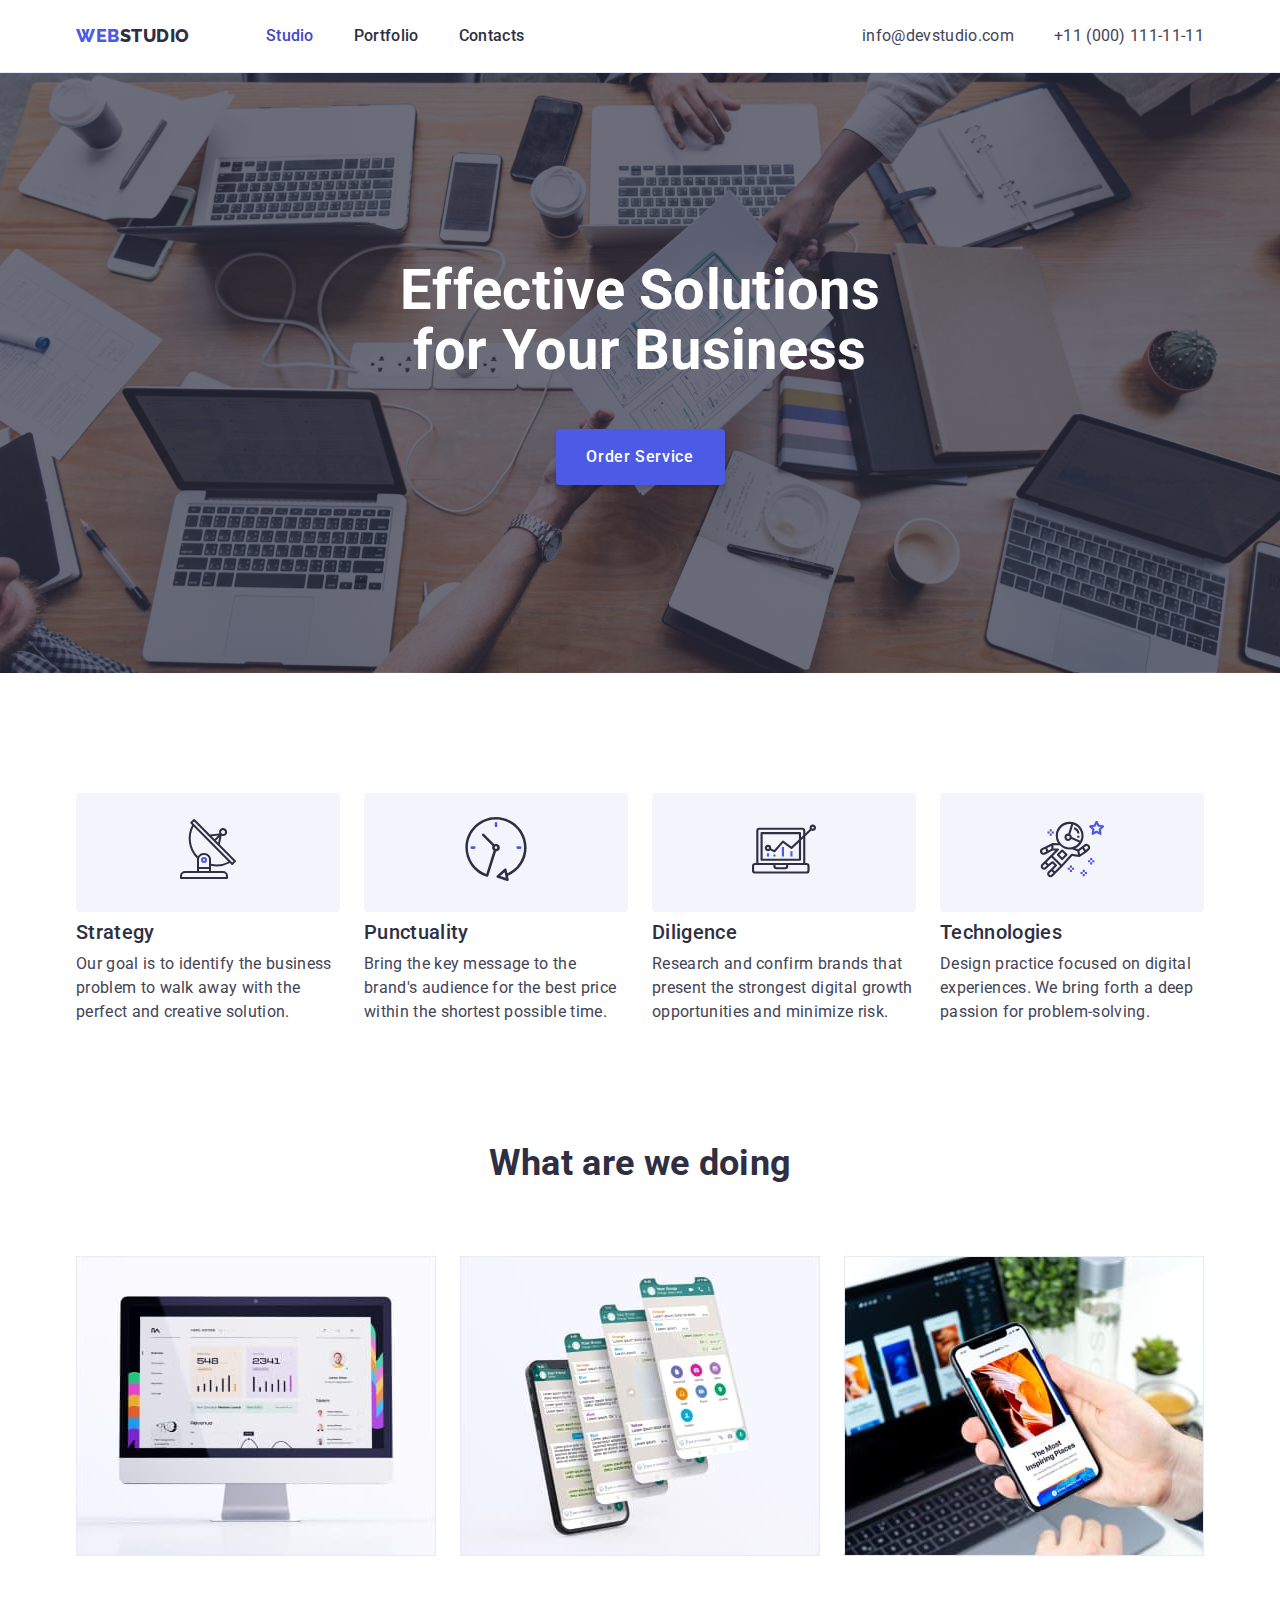
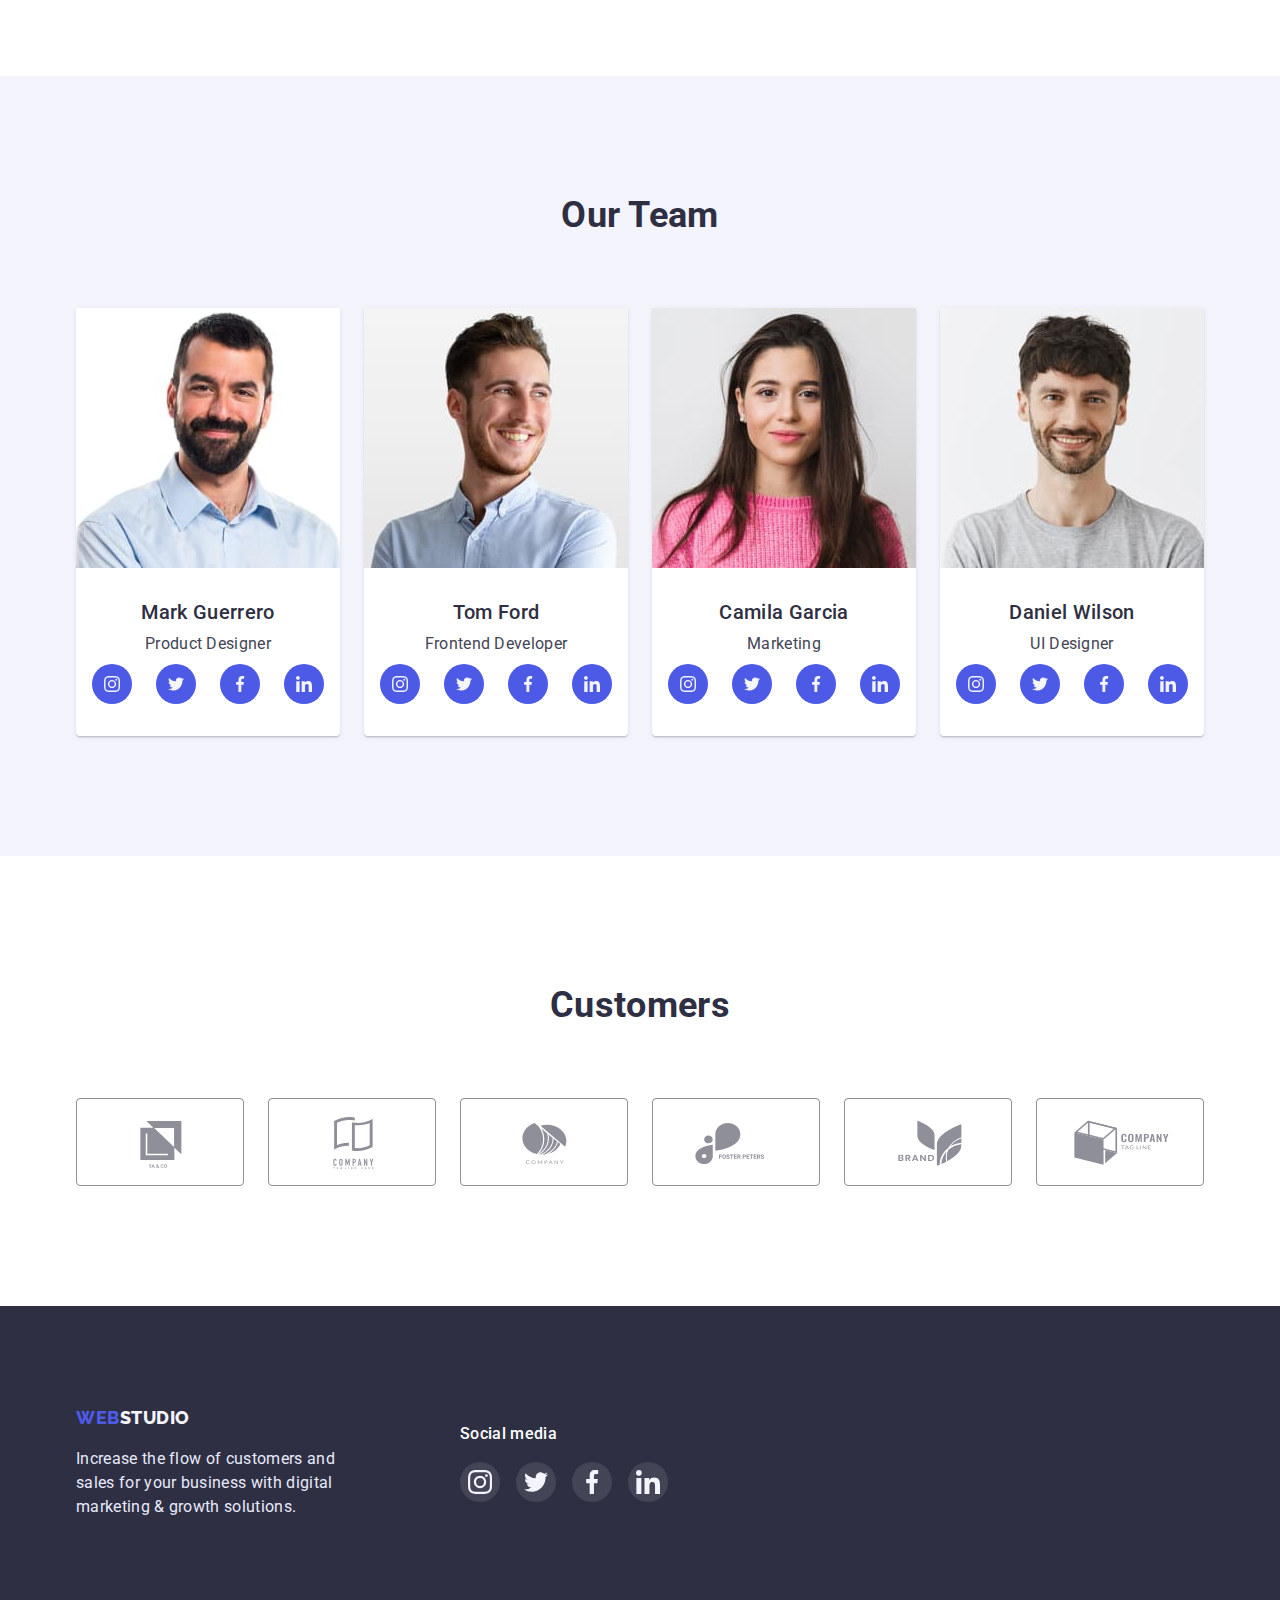
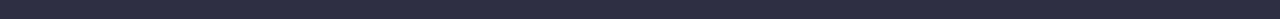
<file: index.html>
<!DOCTYPE html>
<html lang="en">
  <head>
    <meta charset="UTF-8" />
    <meta http-equiv="X-UA-Compatible" content="IE=edge" />
    <meta name="viewport" content="width=device-width, initial-scale=1.0" />
    <title>Document</title>
    <link
      rel="stylesheet"
      href="https://cdn.jsdelivr.net/npm/modern-normalize@1.1.0/modern-normalize.min.css"
    />
    <link rel="preconnect" href="https://fonts.googleapis.com" />
    <link rel="preconnect" href="https://fonts.gstatic.com" crossorigin />
    <link
      href="https://fonts.googleapis.com/css2?family=Raleway:wght@800&family=Roboto:wght@400;500;700;900&display=swap"
      rel="stylesheet"
    />
    <link rel="stylesheet" href="./css/styles.css" />
  </head>
  <body>
    <!-- Header section -->
    <header class="page-header">
      <div class="container header">
        <nav class="page-nav">
          <a class="logo link" href="./index.html"
            >Web<span class="dark-logo">Studio</span></a
          >
          <ul class="list menu">
            <li class="menu-item activity">
              <a class="menu-link link" href="./index.html">Studio</a>
            </li>
            <li class="menu-item">
              <a class="menu-link link" href="./portfolio.html">Portfolio</a>
            </li>
            <li class="menu-item">
              <a class="menu-link link" href="">Contacts</a>
            </li>
          </ul>
        </nav>
        <address>
          <ul class="list contacts">
            <li class="contacts-item">
              <a class="contacts-link link" href="mailto:info@devstudio.com"
                >info@devstudio.com</a
              >
            </li>
            <li class="contacts-item">
              <a class="contacts-link link" href="tel:+110001111111"
                >+11 (000) 111-11-11</a
              >
            </li>
          </ul>
        </address>
      </div>
    </header>
    <main>
      <!-- Hero sectoin -->
      <section class="hero">
        <div class="container">
          <h1 class="hero-title">Effective Solutions for Your Business</h1>
          <button type="button" class="hero-button button">
            Order Service
          </button>
        </div>
      </section>
      <!-- Features section -->
      <section class="section-features">
        <div class="container">
          <h2 class="visually-hidden">Features of Our WebStudio</h2>
          <ul class="list list-features">
            <li class="list-item-feature">
              <div class="icon-feature-background">
                <svg class="icon-feature" width="60" height="64">
                  <use href="./images/icons.svg#icon-antenna"></use>
                </svg>
              </div>
              <h3 class="item-title feature">Strategy</h3>
              <p>
                Our goal is to identify the business problem to walk away with
                the perfect and creative solution.
              </p>
            </li>
            <li class="list-item-feature">
              <div class="icon-feature-background">
                <svg class="icon-feature" width="64" height="64">
                  <use href="./images/icons.svg#icon-clock"></use>
                </svg>
              </div>
              <h3 class="item-title feature">Punctuality</h3>
              <p>
                Bring the key message to the brand's audience for the best price
                within the shortest possible time.
              </p>
            </li>
            <li class="list-item-feature">
              <div class="icon-feature-background">
                <svg class="icon-feature" width="64" height="64">
                  <use href="./images/icons.svg#icon-diagram"></use>
                </svg>
              </div>
              <h3 class="item-title feature">Diligence</h3>
              <p>
                Research and confirm brands that present the strongest digital
                growth opportunities and minimize risk.
              </p>
            </li>
            <li class="list-item-feature">
              <div class="icon-feature-background">
                <svg class="icon-feature" width="64" height="64">
                  <use href="./images/icons.svg#icon-astronaut"></use>
                </svg>
              </div>
              <h3 class="item-title feature">Technologies</h3>
              <p>
                Design practice focused on digital experiences. We bring forth a
                deep passion for problem-solving.
              </p>
            </li>
          </ul>
        </div>
      </section>
      <!-- About us section -->
      <section class="section-info">
        <div class="container">
          <h2 class="section-title">What are we doing</h2>
          <ul class="list list-img">
            <li class="list-item">
              <img
                src="./images/about-us/img1.jpg"
                alt="websites and apps"
                width="360"
                height="300"
              />
            </li>
            <li class="list-item">
              <img
                src="./images/about-us/img2.jpg"
                alt="smartphone apps"
                width="360"
                height="300"
              />
            </li>
            <li class="list-item">
              <img
                src="./images/about-us/img3.jpg"
                alt="adaptations for smartphones"
                width="360"
                height="300"
              />
            </li>
          </ul>
        </div>
      </section>
      <!-- Team section -->
      <section class="section-team">
        <div class="container">
          <h2 class="section-title">Our Team</h2>
          <ul class="list list-team">
            <li class="list-item-team">
              <img
                src="./images/team/mark.jpg"
                alt="photo of Mark"
                width="264"
                height="260"
              />
              <div class="team-wraper">
                <h3 class="item-title">Mark Guerrero</h3>
                <p>Product Designer</p>
                <ul class="list list-social">
                  <li class="item-social">
                    <a class="link link-social" href="">
                      <svg class="icon-social" width="16" height="16">
                        <use href="./images/icons.svg#icon-instagram"></use>
                      </svg>
                    </a>
                  </li>
                  <li class="item-social">
                    <a class="link link-social" href="">
                      <svg class="icon-social" width="16" height="16">
                        <use href="./images/icons.svg#icon-twitter"></use>
                      </svg>
                    </a>
                  </li>
                  <li class="item-social">
                    <a class="link link-social" href="">
                      <svg class="icon-social" width="16" height="16">
                        <use href="./images/icons.svg#icon-facebook"></use>
                      </svg>
                    </a>
                  </li>
                  <li class="item-social">
                    <a class="link link-social" href="">
                      <svg class="icon-social" width="16" height="16">
                        <use href="./images/icons.svg#icon-linkedin"></use>
                      </svg>
                    </a>
                  </li>
                </ul>
              </div>
            </li>
            <li class="list-item-team">
              <img
                src="./images/team/tom.jpg"
                alt="photo of Tom"
                width="264"
                height="260"
              />
              <div class="team-wraper">
                <h3 class="item-title">Tom Ford</h3>
                <p>Frontend Developer</p>
                <ul class="list list-social">
                  <li class="item-social">
                    <a class="link link-social" href="">
                      <svg class="icon-social" width="16" height="16">
                        <use href="./images/icons.svg#icon-instagram"></use>
                      </svg>
                    </a>
                  </li>
                  <li class="item-social">
                    <a class="link link-social" href="">
                      <svg class="icon-social" width="16" height="16">
                        <use href="./images/icons.svg#icon-twitter"></use>
                      </svg>
                    </a>
                  </li>
                  <li class="item-social">
                    <a class="link link-social" href="">
                      <svg class="icon-social" width="16" height="16">
                        <use href="./images/icons.svg#icon-facebook"></use>
                      </svg>
                    </a>
                  </li>
                  <li class="item-social">
                    <a class="link link-social" href="">
                      <svg class="icon-social" width="16" height="16">
                        <use href="./images/icons.svg#icon-linkedin"></use>
                      </svg>
                    </a>
                  </li>
                </ul>
              </div>
            </li>
            <li class="list-item-team">
              <img
                src="./images/team/camila.jpg"
                alt="photo of Camila"
                width="264"
                height="260"
              />
              <div class="team-wraper">
                <h3 class="item-title">Camila Garcia</h3>
                <p>Marketing</p>
                <ul class="list list-social">
                  <li class="item-social">
                    <a class="link link-social" href="">
                      <svg class="icon-social" width="16" height="16">
                        <use href="./images/icons.svg#icon-instagram"></use>
                      </svg>
                    </a>
                  </li>
                  <li class="item-social">
                    <a class="link link-social" href="">
                      <svg class="icon-social" width="16" height="16">
                        <use href="./images/icons.svg#icon-twitter"></use>
                      </svg>
                    </a>
                  </li>
                  <li class="item-social">
                    <a class="link link-social" href="">
                      <svg class="icon-social" width="16" height="16">
                        <use href="./images/icons.svg#icon-facebook"></use>
                      </svg>
                    </a>
                  </li>
                  <li class="item-social">
                    <a class="link link-social" href="">
                      <svg class="icon-social" width="16" height="16">
                        <use href="./images/icons.svg#icon-linkedin"></use>
                      </svg>
                    </a>
                  </li>
                </ul>
              </div>
            </li>
            <li class="list-item-team">
              <img
                src="./images/team/daniel.jpg"
                alt="photo of Daniel"
                width="264"
                height="260"
              />
              <div class="team-wraper">
                <h3 class="item-title">Daniel Wilson</h3>
                <p>UI Designer</p>
                <ul class="list list-social">
                  <li class="item-social">
                    <a class="link link-social" href="">
                      <svg class="icon-social" width="16" height="16">
                        <use href="./images/icons.svg#icon-instagram"></use>
                      </svg>
                    </a>
                  </li>
                  <li class="item-social">
                    <a class="link link-social" href="">
                      <svg class="icon-social" width="16" height="16">
                        <use href="./images/icons.svg#icon-twitter"></use>
                      </svg>
                    </a>
                  </li>
                  <li class="item-social">
                    <a class="link link-social" href="">
                      <svg class="icon-social" width="16" height="16">
                        <use href="./images/icons.svg#icon-facebook"></use>
                      </svg>
                    </a>
                  </li>
                  <li class="item-social">
                    <a class="link link-social" href="">
                      <svg class="icon-social" width="16" height="16">
                        <use href="./images/icons.svg#icon-linkedin"></use>
                      </svg>
                    </a>
                  </li>
                </ul>
              </div>
            </li>
          </ul>
        </div>
      </section>
      <!-- Customers section -->
      <section class="section-customers">
        <div class="container">
          <h2 class="section-title">Customers</h2>
          <ul class="list list-customers">
            <li class="item-customers">
              <a class="link link-customers" href="">
                <svg class="icon-logo" width="104" height="56">
                  <use href="./images/icons.svg#icon-logo-1"></use>
                </svg>
              </a>
            </li>
            <li class="item-customers">
              <a class="link link-customers" href="">
                <svg class="icon-logo" width="104" height="56">
                  <use href="./images/icons.svg#icon-logo-2"></use>
                </svg>
              </a>
            </li>
            <li class="item-customers">
              <a class="link link-customers" href="">
                <svg class="icon-logo" width="104" height="56">
                  <use href="./images/icons.svg#icon-logo-3"></use>
                </svg>
              </a>
            </li>
            <li class="item-customers">
              <a class="link link-customers" href="">
                <svg class="icon-logo" width="104" height="56">
                  <use href="./images/icons.svg#icon-logo-4"></use>
                </svg>
              </a>
            </li>
            <li class="item-customers">
              <a class="link link-customers" href="">
                <svg class="icon-logo" width="104" height="56">
                  <use href="./images/icons.svg#icon-logo-5"></use>
                </svg>
              </a>
            </li>
            <li class="item-customers">
              <a class="link link-customers" href="">
                <svg class="icon-logo" width="104" height="56">
                  <use href="./images/icons.svg#icon-logo-6"></use>
                </svg>
              </a>
            </li>
          </ul>
        </div>
      </section>
    </main>
    <!-- Footer section -->
    <footer class="footer">
      <div class="container container-footer">
        <div class="footer-info">
          <a class="logo link" href="./index.html"
            >Web<span class="light-logo">Studio</span></a
          >
          <p class="footer-text">
            Increase the flow of customers and sales for your business with
            digital marketing & growth solutions.
          </p>
        </div>
        <div class="footer-socials">
          <h4 class="footer-title">Social media</h4>
          <ul class="list list-social-footer">
            <li class="item-social">
              <a class="link link-social-footer" href="">
                <svg class="icon-social" width="24" height="24">
                  <use href="./images/icons.svg#icon-instagram"></use>
                </svg>
              </a>
            </li>
            <li class="item-social">
              <a class="link link-social-footer" href="">
                <svg class="icon-social" width="24" height="24">
                  <use href="./images/icons.svg#icon-twitter"></use>
                </svg>
              </a>
            </li>
            <li class="item-social">
              <a class="link link-social-footer" href="">
                <svg class="icon-social" width="24" height="24">
                  <use href="./images/icons.svg#icon-facebook"></use>
                </svg>
              </a>
            </li>
            <li class="item-social">
              <a class="link link-social-footer" href="">
                <svg class="icon-social" width="24" height="24">
                  <use href="./images/icons.svg#icon-linkedin"></use>
                </svg>
              </a>
            </li>
          </ul>
        </div>
      </div>
    </footer>
  </body>
</html>
</file>
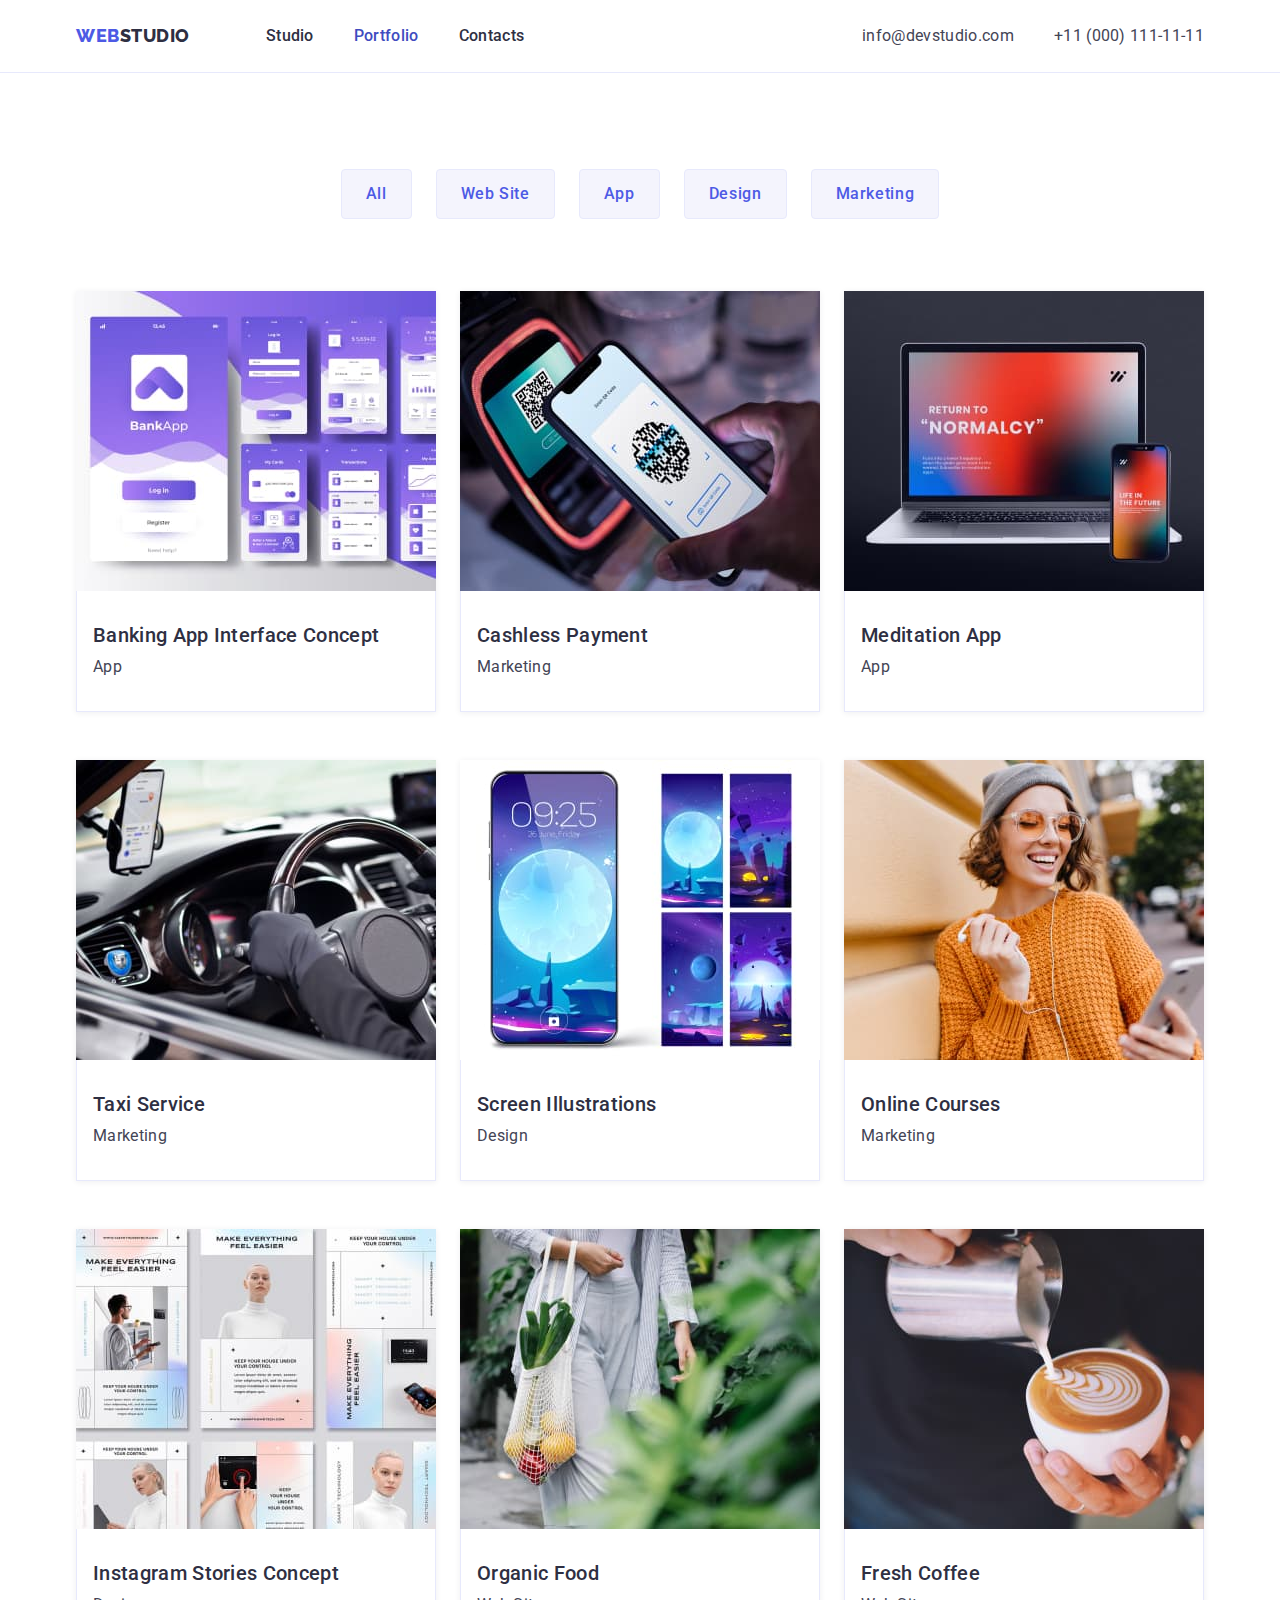
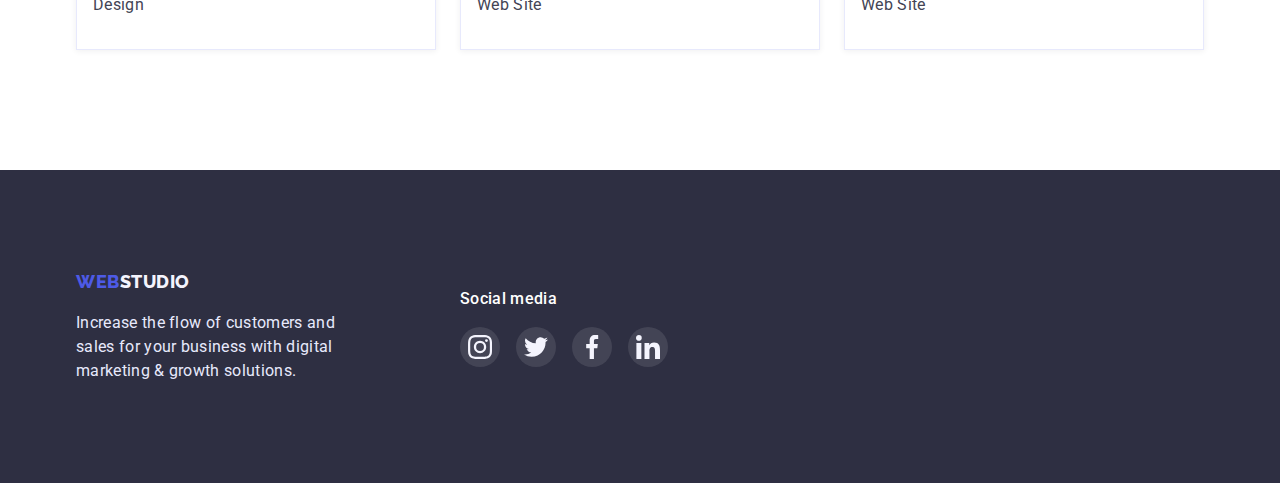
<file: portfolio.html>
<!DOCTYPE html>
<html lang="en">
  <head>
    <meta charset="UTF-8" />
    <meta http-equiv="X-UA-Compatible" content="IE=edge" />
    <meta name="viewport" content="width=device-width, initial-scale=1.0" />
    <title>Document</title>
    <link
      rel="stylesheet"
      href="https://cdn.jsdelivr.net/npm/modern-normalize@1.1.0/modern-normalize.min.css"
    />
    <link rel="preconnect" href="https://fonts.googleapis.com" />
    <link rel="preconnect" href="https://fonts.gstatic.com" crossorigin />
    <link
      href="https://fonts.googleapis.com/css2?family=Raleway:wght@800&family=Roboto:wght@400;500;700;900&display=swap"
      rel="stylesheet"
    />
    <link rel="stylesheet" href="./css/styles.css" />
  </head>
  <body>
    <!-- Header section -->
    <header class="page-header">
      <div class="container header">
        <nav class="page-nav">
          <a class="logo link" href="./index.html"
            >Web<span class="dark-logo">Studio</span></a
          >
          <ul class="list menu">
            <li class="menu-item">
              <a class="menu-link link" href="./index.html">Studio</a>
            </li>
            <li class="menu-item activity">
              <a class="menu-link link" href="./portfolio.html">Portfolio</a>
            </li>
            <li class="menu-item">
              <a class="menu-link link" href="">Contacts</a>
            </li>
          </ul>
        </nav>
        <address>
          <ul class="list contacts">
            <li class="contacts-item">
              <a class="contacts-link link" href="mailto:info@devstudio.com"
                >info@devstudio.com</a
              >
            </li>
            <li class="contacts-item">
              <a class="contacts-link link" href="tel:+110001111111"
                >+11 (000) 111-11-11</a
              >
            </li>
          </ul>
        </address>
      </div>
    </header>
    <main>
      <!-- Portfolio gallery -->
      <section class="portfolio">
        <div class="container">
          <h1 class="visually-hidden">Portfolio</h1>
          <ul class="list list-button">
            <li>
              <button class="button-filter button" type="button">All</button>
            </li>
            <li>
              <button class="button-filter button" type="button">
                Web Site
              </button>
            </li>
            <li>
              <button class="button-filter button" type="button">App</button>
            </li>
            <li>
              <button class="button-filter button" type="button">Design</button>
            </li>
            <li>
              <button class="button-filter button" type="button">
                Marketing
              </button>
            </li>
          </ul>
          <ul class="list list-gallery">
            <li class="list-item-gallery">
              <a class="link link-gallery" href="">
                <img
                  src="./images/portfolio/bank.jpg"
                  alt="Banking app"
                  width="360"
                  height="300"
                />
                <div class="gallery-wraper">
                  <h2 class="item-title">Banking App Interface Concept</h2>
                  <p>App</p>
                </div>
              </a>
            </li>
            <li class="list-item-gallery">
              <a class="link link-gallery" href="">
                <img
                  src="./images/portfolio/payment.jpg"
                  alt="Cashless payment process"
                  width="360"
                  height="300"
                />
                <div class="gallery-wraper">
                  <h2 class="item-title">Cashless Payment</h2>
                  <p>Marketing</p>
                </div>
              </a>
            </li>
            <li class="list-item-gallery">
              <a class="link link-gallery" href="">
                <img
                  src="./images/portfolio/meditation.jpg"
                  alt="Meditation app"
                  width="360"
                  height="300"
                />
                <div class="gallery-wraper">
                  <h2 class="item-title">Meditation App</h2>
                  <p>App</p>
                </div>
              </a>
            </li>
            <li class="list-item-gallery">
              <a class="link link-gallery" href="">
                <img
                  src="./images/portfolio/taxi.jpg"
                  alt="Man driving a car"
                  width="360"
                  height="300"
                />
                <div class="gallery-wraper">
                  <h2 class="item-title">Taxi Service</h2>
                  <p>Marketing</p>
                </div>
              </a>
            </li>
            <li class="list-item-gallery">
              <a class="link link-gallery" href="">
                <img
                  src="./images/portfolio/illustration.jpg"
                  alt="Phone screen with illustrations"
                  width="360"
                  height="300"
                />
                <div class="gallery-wraper">
                  <h2 class="item-title">Screen Illustrations</h2>
                  <p>Design</p>
                </div>
              </a>
            </li>
            <li class="list-item-gallery">
              <a class="link link-gallery" href="">
                <img
                  src="./images/portfolio/courses.jpg"
                  alt="Student girl"
                  width="360"
                  height="300"
                />
                <div class="gallery-wraper">
                  <h2 class="item-title">Online Courses</h2>
                  <p>Marketing</p>
                </div>
              </a>
            </li>
            <li class="list-item-gallery">
              <a class="link link-gallery" href="">
                <img
                  src="./images/portfolio/inst.jpg"
                  alt="Instagram stories"
                  width="360"
                  height="300"
                />
                <div class="gallery-wraper">
                  <h2 class="item-title">Instagram Stories Concept</h2>
                  <p>Design</p>
                </div>
              </a>
            </li>
            <li class="list-item-gallery">
              <a class="link link-gallery" href="">
                <img
                  src="./images/portfolio/organic.jpg"
                  alt="Girl carrying a bag of fruit"
                  width="360"
                  height="300"
                />
                <div class="gallery-wraper">
                  <h2 class="item-title title-gallery">Organic Food</h2>
                  <p>Web Site</p>
                </div>
              </a>
            </li>
            <li class="list-item-gallery">
              <a class="link link-gallery" href="">
                <img
                  src="./images/portfolio/coffee.jpg"
                  alt="Barista preparing coffee"
                  width="360"
                  height="300"
                />
                <div class="gallery-wraper">
                  <h2 class="item-title">Fresh Coffee</h2>
                  <p>Web Site</p>
                </div>
              </a>
            </li>
          </ul>
        </div>
      </section>
    </main>
    <!-- Footer section -->
    <footer class="footer">
      <div class="container container-footer">
        <div class="footer-info">
          <a class="logo link" href="./index.html"
            >Web<span class="light-logo">Studio</span></a
          >
          <p class="footer-text">
            Increase the flow of customers and sales for your business with
            digital marketing & growth solutions.
          </p>
        </div>
        <div class="footer-socials">
          <h4 class="footer-title">Social media</h4>
          <ul class="list list-social-footer">
            <li class="item-social">
              <a class="link link-social-footer" href="">
                <svg class="icon-social" width="24" height="24">
                  <use href="./images/icons.svg#icon-instagram"></use>
                </svg>
              </a>
            </li>
            <li class="item-social">
              <a class="link link-social-footer" href="">
                <svg class="icon-social" width="24" height="24">
                  <use href="./images/icons.svg#icon-twitter"></use>
                </svg>
              </a>
            </li>
            <li class="item-social">
              <a class="link link-social-footer" href="">
                <svg class="icon-social" width="24" height="24">
                  <use href="./images/icons.svg#icon-facebook"></use>
                </svg>
              </a>
            </li>
            <li class="item-social">
              <a class="link link-social-footer" href="">
                <svg class="icon-social" width="24" height="24">
                  <use href="./images/icons.svg#icon-linkedin"></use>
                </svg>
              </a>
            </li>
          </ul>
        </div>
      </div>
    </footer>
  </body>
</html>
</file>
<file: css/styles.css>
body {
  font-family: Roboto, sans-serif;
  font-style: normal;
  font-size: 16px;
  line-height: 1.5;
  letter-spacing: 0.02em;
  color: var(--text-color);
}
.container {
  width: 1158px;
  padding: 0 15px;
  margin: 0 auto;
}
:root {
  --text-color: #434455;
  --prymary-brand-color: #4d5ae5;
  --dark-logo-color: #2e2f42;
  --light-logo-color: #f4f4fd;
  --pressed-state-color: #404bbf;
  --borders-color: #e7e9fc;
  --helper-light: #8e8f99;
  --success-green: #31d0aa;
}
.visually-hidden {
  position: absolute;
  width: 1px;
  height: 1px;
  margin: -1px;
  border: 0;
  padding: 0;
  white-space: nowrap;
  clip-path: inset(100%);
  clip: rect(0 0 0 0);
  overflow: hidden;
}
/* Reset start */
.link {
  text-decoration: none;
  color: currentColor;
}
.button {
  cursor: pointer;
  border: none;
  font-family: Roboto, sans-serif;
  font-style: normal;
  font-weight: 500;
  font-size: 16px;
  line-height: 1.5;
  letter-spacing: 0.04em;
}
.list {
  list-style: none;
}

h1,
h2,
h3,
h4,
h5,
h6,
p {
  margin: 0;
}
ul {
  margin: 0;
  padding: 0;
}
img {
  display: block;
}
/* Reset end */

/* Logo styles */
.logo {
  font-family: Raleway, sans-serif;
  text-transform: uppercase;
  font-weight: 800;
  font-size: 18px;
  line-height: 1.33;
  letter-spacing: 0.03em;
  color: var(--prymary-brand-color);
}
.dark-logo {
  color: var(--dark-logo-color);
}
.light-logo {
  color: var(--light-logo-color);
}

/* Header styles */
.menu {
  font-weight: 500;
  color: var(--dark-logo-color);
}
.menu-item > a {
  color: inherit;
}
.menu-item.activity {
  color: var(--pressed-state-color);
}
.menu-link {
  display: inline-block;
  padding: 24px 0 24px 0;
}
.contacts-item {
  font-style: normal;
}
.contacts-link:hover,
.contacts-link:focus,
.menu-link:hover,
.menu-link:focus {
  color: var(--pressed-state-color);
}
.container.header {
  display: flex;
  justify-content: space-between;
  align-items: center;
}
.page-header {
  border-bottom: 1px solid var(--borders-color);
}
.page-nav,
.menu,
.contacts {
  display: flex;
  justify-content: space-between;
  align-items: center;
}

.menu {
  margin-left: 76px;
  margin-right: 332px;
  gap: 40px;
}

.contacts {
  gap: 40px;
}

/* Main content */
/* Hero Section */
.hero {
  background-image: linear-gradient(
      rgba(46, 47, 66, 0.7),
      rgba(46, 47, 66, 0.7)
    ),
    url(../images/background.jpg);
  background-color: var(--dark-logo-color);
  max-width: 1440px;
  background-size: cover;
  background-position: center;
  background-repeat: no-repeat;
  text-align: center;
  padding-top: 188px;
  padding-bottom: 188px;
  margin: 0 auto;
}

.hero-title {
  font-weight: 700;
  font-size: 56px;
  line-height: 1.07;
  width: 494px;
  color: #ffffff;
  text-align: center;
  margin: 0 auto 48px auto;
}
.hero-button {
  align-items: center;
  color: #ffffff;
  background-color: var(--prymary-brand-color);
  width: 169px;
  height: 56px;
  box-shadow: 0px 4px 4px rgba(0, 0, 0, 0.15);
  border-radius: 4px;
}
/* Section Features */
.section-title {
  font-weight: 700;
  font-size: 36px;
  line-height: 1.11;
  text-align: center;
  color: var(--dark-logo-color);
}
.section-features {
  padding-top: 120px;
  padding-bottom: 120px;
}
.list-features {
  display: flex;
  gap: 24px;
}
.list-item-feature {
  width: 264px;
}
.icon-feature-background {
  padding-top: 24px;
  padding-bottom: 24px;
  margin-bottom: 8px;
  background: var(--light-logo-color);
  border-radius: 4px;
  text-align: center;
}

.item-title.feature {
  margin-bottom: 8px;
}
/* Section About Us */
.list-img {
  display: flex;
  gap: 24px;
}
.section-info {
  padding-bottom: 120px;
}
.section-title {
  margin-bottom: 72px;
}
/* Section Team */
.section-team {
  background-color: var(--light-logo-color);
  padding-top: 120px;
  padding-bottom: 120px;
}
.list-team {
  display: flex;
  gap: 24px;
}
.team-wraper {
  padding-top: 32px;
  padding-bottom: 32px;
  text-align: center;
}

.item-title {
  display: inline-block;
  font-weight: 500;
  font-size: 20px;
  line-height: 1.2;
  color: var(--dark-logo-color);
  margin-bottom: 8px;
}
.list-item-team {
  width: 264px;
  border-radius: 0px 0px 4px 4px;
  background-color: #ffffff;
  box-shadow: 0px 1px 6px rgba(46, 47, 66, 0.08),
    0px 1px 1px rgba(46, 47, 66, 0.16), 0px 2px 1px rgba(46, 47, 66, 0.08);
}
.list-social {
  margin-top: 8px;
  display: flex;
  justify-content: center;
  gap: 24px;
}
.link-social {
  background-color: var(--prymary-brand-color);
  display: flex;
  justify-content: center;
  align-items: center;
  width: 40px;
  height: 40px;
  border-radius: 50%;
  color: var(--light-logo-color);
}

.link-social:hover,
.link-social:focus {
  background-color: var(--pressed-state-color);
}
.icon-social {
  fill: currentColor;
}

/* Section Customers */
.section-customers {
  padding-top: 130px;
  padding-bottom: 120px;
}
.list-customers {
  display: flex;
  gap: 24px;
}
.item-customers {
  width: 168px;
}
.link-customers {
  display: flex;
  align-items: center;
  justify-content: center;
  width: 100%;
  height: 88px;
  border: 1px solid var(--helper-light);
  border-radius: 4px;
  color: var(--helper-light);
}
.link-customers:hover,
.link-customers:focus {
  color: var(--pressed-state-color);
  border-color: var(--pressed-state-color);
}
.icon-logo {
  fill: currentColor;
}

/* Section Portfolio */
.portfolio {
  padding-top: 96px;
  padding-bottom: 120px;
}
.list-button {
  display: flex;
  justify-content: center;
  gap: 24px;
  margin-bottom: 72px;
}
.button-filter {
  padding: 12px 24px;
  align-items: center;
  background: var(--light-logo-color);
  border: 1px solid var(--borders-color);
  border-radius: 4px;
  color: var(--prymary-brand-color);
}

.button-filter:hover,
.button-filter:focus,
.hero-button:hover,
.hero-button:focus {
  background: var(--pressed-state-color);
  color: #ffffff;
  border: none;
  box-shadow: 0px 3px 1px rgba(0, 0, 0, 0.1), 0px 2px 1px rgba(0, 0, 0, 0.08),
    0px 2px 2px rgba(0, 0, 0, 0.12);
}

.list-gallery {
  display: flex;
  flex-wrap: wrap;
  row-gap: 48px;
  column-gap: 24px;
}

.list-item-gallery {
  flex-basis: calc((100% - 48px) / 3);
}

.gallery-wraper {
  padding: 32px 16px 32px 16px;
  border: 1px solid var(--borders-color);
  border-top: none;
}
.link-gallery:hover > .gallery-wraper,
.link-gallery:focus > .gallery-wraper {
  border: 0.5px solid var(--light-logo-color);
  border-top: none;
}
.link-gallery {
  display: block;
  width: 100%;
  height: 100%;
  background: #ffffff;
  box-shadow: 0px 1px 6px rgba(46, 47, 66, 0.08);
}
.link-gallery:hover,
.link-gallery:focus {
  box-shadow: 0px 1px 6px rgba(46, 47, 66, 0.08),
    0px 1px 1px rgba(46, 47, 66, 0.16), 0px 2px 1px rgba(46, 47, 66, 0.08);
}

/* Footer styles */
.footer {
  background-color: var(--dark-logo-color);
  padding-top: 100px;
  padding-bottom: 100px;
}

.footer-text {
  color: var(--borders-color);
  width: 264px;
  margin-top: 16px;
  margin-right: 120px;
}
.container-footer {
  display: flex;
  align-items: center;
}
.footer-title {
  font-weight: 500;
  font-size: 16px;
  line-height: 1.5;
  color: #ffffff;
  margin-bottom: 16px;
}
.link-social-footer {
  background-color: rgba(255, 255, 255, 0.1);
  display: flex;
  justify-content: center;
  align-items: center;
  width: 40px;
  height: 40px;
  border-radius: 50%;
  color: var(--light-logo-color);
}
.list-social-footer {
  display: flex;
  gap: 16px;
}

.link-social-footer:hover,
.link-social-footer:focus {
  background-color: var(--success-green);
}
</file>
